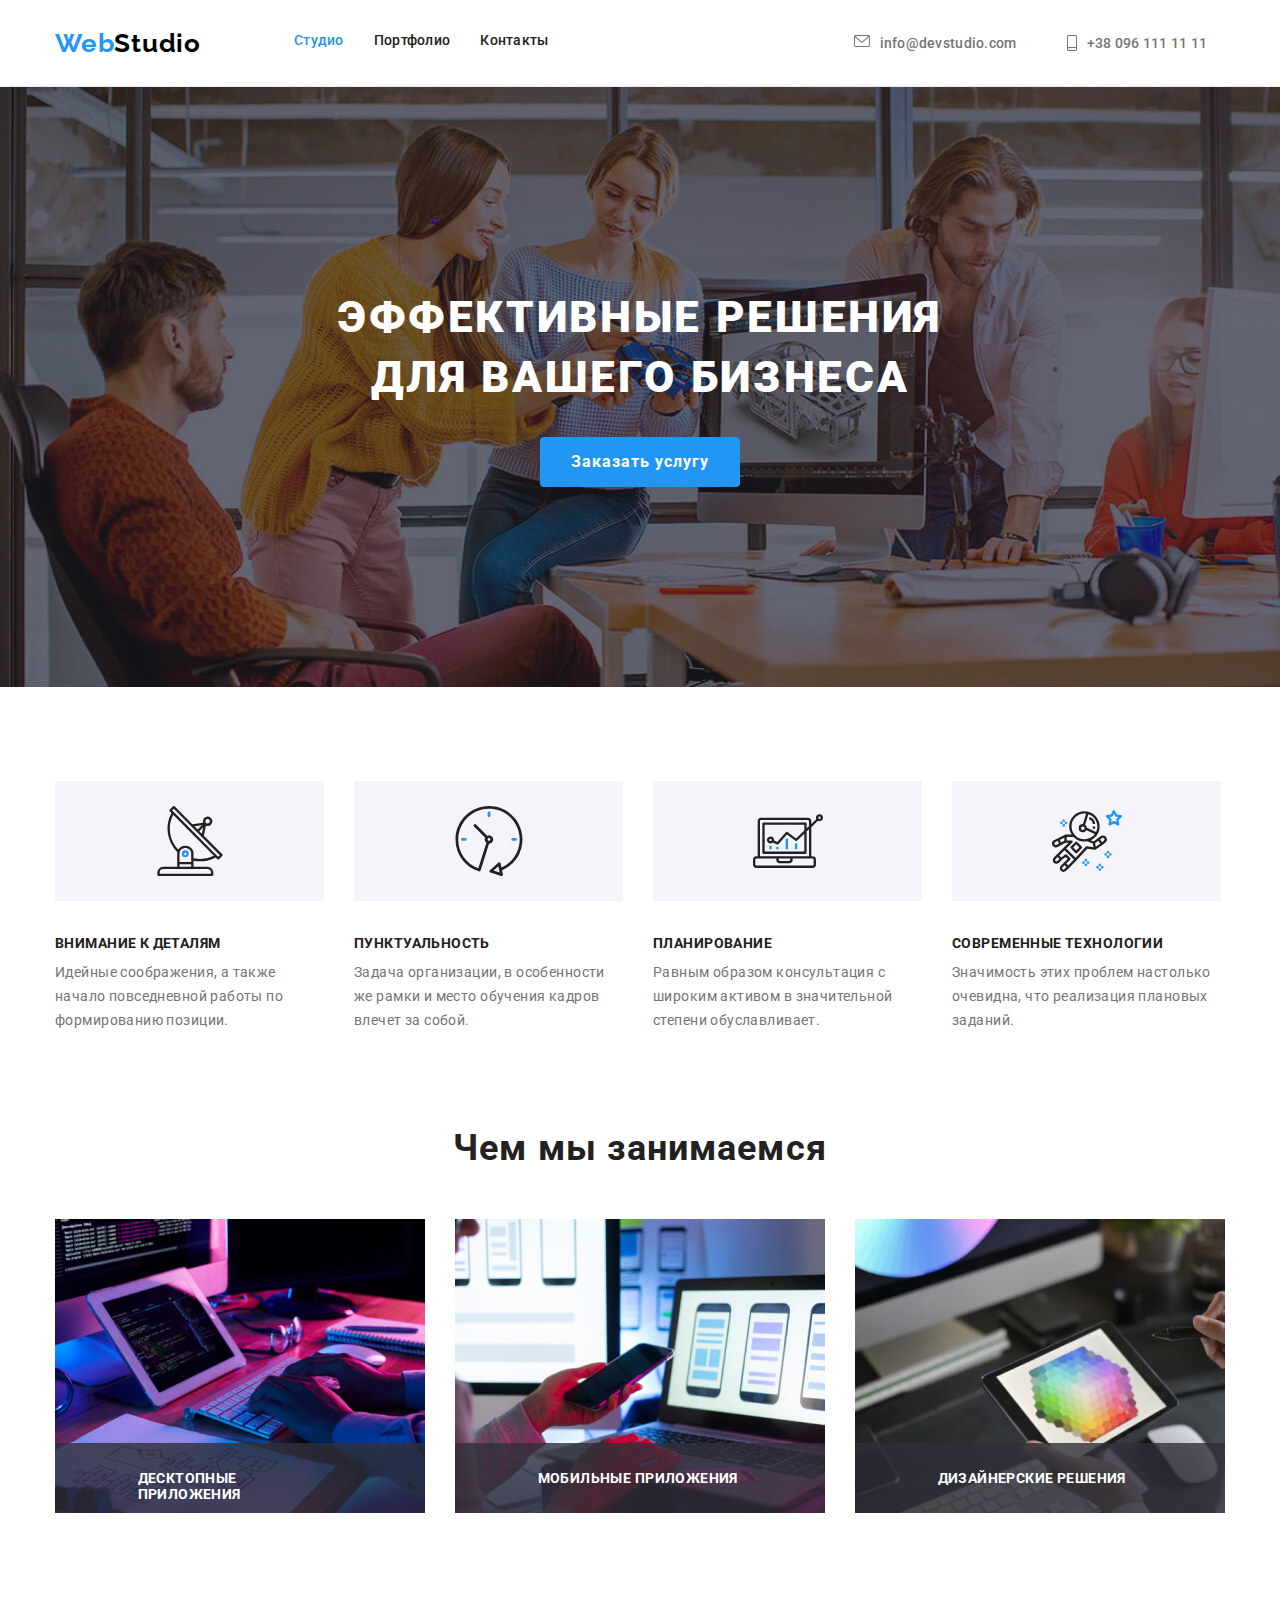
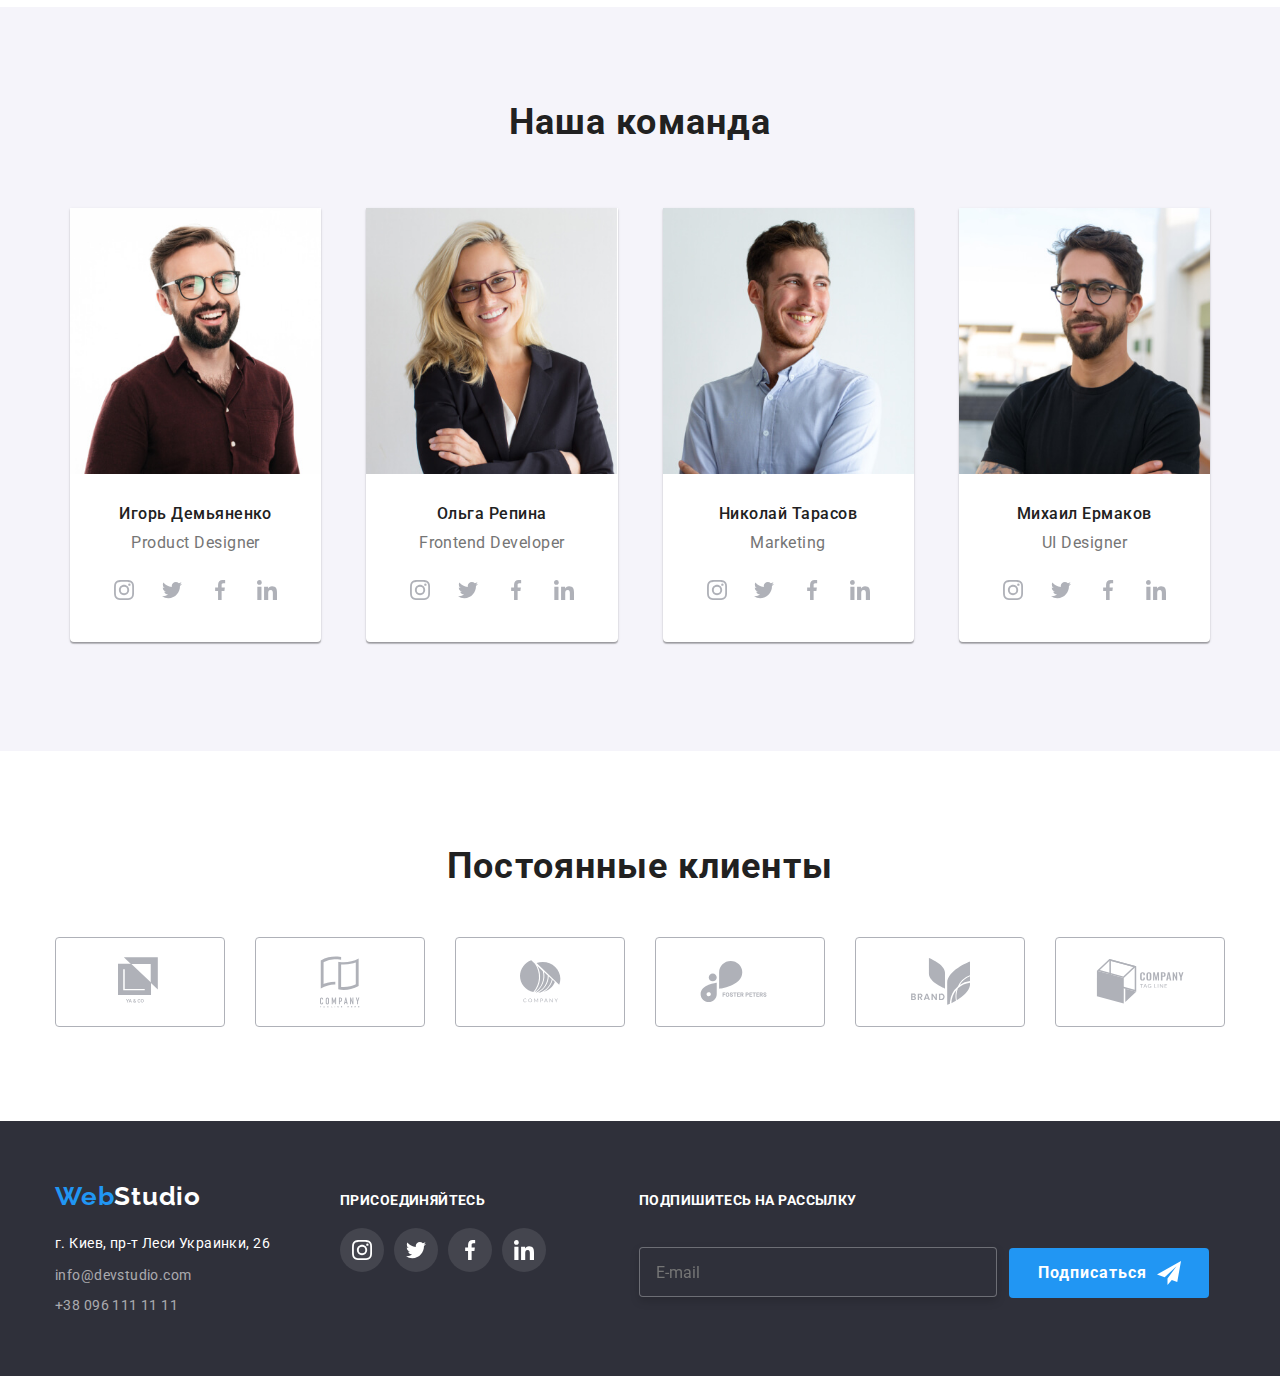
<file: index.html>
<!DOCTYPE html>
<html lang="ru">
    <head>
        <meta charset="UTF-8">
        <meta name="viewport" content="width=device-width, initial-scale=1.0">
        <title>Вебстудио</title>
        <link rel="stylesheet" href="https://cdnjs.cloudflare.com/ajax/libs/modern-normalize/1.0.0/modern-normalize.css">
        <link href="https://fonts.googleapis.com/css2?family=Raleway:wght@700&family=Roboto:wght@400;500;700;900&display=swap" rel="stylesheet">
        <link rel="stylesheet" href="https://cdnjs.cloudflare.com/ajax/libs/animate.css/4.1.1/animate.min.css" />
        <link rel="stylesheet" href="./css/main.min.css">
    </head>
<body>
    <!--HEADER-->
    <header class="header-section">
    <div class="container">       
                       
        <nav class="navigation">  
                
            <a class="main-logo link" href="" aria-label="логотип вебстудио"> <span class="main-logo-web-header">Web</span><span class="main-logo-studio-header">Studio</span></a>
                
            <button type="button" 
                class="menu-button"
                aria-expanded="false"
                data-menu-button>
                <svg width="40px" height="40px" 
                aria-label="Переключатель мобильного меню">
                    <use class="icon-cross" href="./img/sprite.svg#icon-menu-close"></use>
                    <use class="icon-menu" href="./img/sprite.svg#icon-menu-burger"></use>
                </svg>
            </button>

            <div class="menu-container" id="menu-container" data-menu>

            <ul class="navigation-list list">
                    <li class="navigation-list-item">                        
                        <a class="navigation-list-link link current" href="./index.html">Студио</a></li>    
                    <li class="navigation-list-item">
                        <a class="navigation-list-link link" href="./portfolio.html">Портфолио</a></li>    
                    <li class="navigation-list-item">
                        <a class="navigation-list-link link" href="">Контакты</a></li>
            </ul>                    
        
            <ul class="address-list list">
                <li class="address-list-item"> 
                    <a class="address-list-link link" href="mailto:info@devstudio.com ">
                        <svg class="address-list-icon-mail">
                            <use href="./img/sprite.svg#icon-envelop"></use>
                        </svg>
                        info@devstudio.com</a> </li>

                <li class="address-list-item">                                    
                    <a class="address-list-link link" href="tel:+380961111111">
                        <svg class="address-list-icon-smartphone">
                            <use href="./img/sprite.svg#icon-smartphone"></use>
                        </svg>
                        +38 096 111 11 11</a> </li>            
            </ul>
            </div>

        </nav>

    </div>             
        
    </header>
    <!--MAIN-->
    <main>
        <!--HERO-->
        <section class="hero-section">

        <div class="container">
            <h1 class="hero-title">Эффективные решения<br>для вашего бизнеса</h1>

            <button class="modal-button" type="button" data-modal-open>Заказать услугу</button>
        </div>
        </section>

        <!-- ADVANTAGES-->
        <section class="advantages-section section">

        <div class="container">
               
            <h2 class="visually-hidden">Преимущества студии</h2>

            <ul class="advantages-list list">
                <li class="advantages-list-item">
                    <h3 class="advantages-list-title">Внимание к деталям</h3>
                    <p class="advantages-list-description">Идейные соображения, а также начало повседневной работы по формированию позиции.</p>
                   
                </li>

                <li class=advantages-list-item>
                    <h3 class="advantages-list-title">Пунктуальность</h3>
                    <p class="advantages-list-description">Задача организации, в особенности же рамки и место обучения кадров влечет за собой.</p>
                </li>

                <li class=advantages-list-item>    
                    <h3 class="advantages-list-title">Планирование</h3>
                    <p class="advantages-list-description">Равным образом консультация с широким активом в значительной степени обуславливает.</p>
                </li>

                <li class=advantages-list-item>
                    <h3 class="advantages-list-title">Современные технологии</h3>
                    <p class="advantages-list-description">Значимость этих проблем настолько очевидна, что реализация плановых заданий.</p>
                </li>
            </ul>
        </div>
        </section>

        <!--JOBS-->
        <section class="jobs-section section">
        <div class="container">
            
            <h2 class="jobs-title">Чем мы занимаемся</h2>
            
            <ul class="jobs-list list">
                <li class="jobs-list-item">
                    <picture>
                        <source srcset="./img/jobs/jobsimg1-desktop@1x.jpg 1x, ./img/jobs/jobsimg1-desktop@2x.jpg 2x" media="(min-width:1200px)">
                        <img src="./img/jobs/jobsimg1-desktop@1x.jpg" alt="клавиатура и таблет">
                    </picture>                 
                    
                    <div class="jobs-list-overlay">
                        <h3 class="jobs-list-overlay-title">Десктопные приложения</h3>
                    </div>
                </li>    
                <li class="jobs-list-item">

                    <picture>
                        <source srcset="./img/jobs/jobsimg2-desktop@1x.jpg 1x, ./img/jobs/jobsimg2-desktop@2x.jpg 2x" media="(min-width:1200px)">
                        <img src="./img/jobs/jobsimg2-desktop@1x.jpg" alt="ноутбук и телефон">
                    </picture>                 
                    
                    <div class="jobs-list-overlay">
                        <h3 class="jobs-list-overlay-title">Мобильные приложения</h3>
                    </div>
                </li>    
                <li class="jobs-list-item">
                    <picture>
                        <source srcset="./img/jobs/jobsimg3-desktop@1x.jpg 1x, ./img/jobs/jobsimg3-desktop@2x.jpg 2x" media="(min-width:1200px)">
                        <img src="./img/jobs/jobsimg3-desktop@1x.jpg" alt="графический рисунок на таблете">
                    </picture> 
                    
                    <div class="jobs-list-overlay">
                        <h3 class="jobs-list-overlay-title">Дизайнерские решения</h3>
                    </div>
                </li>                 
            </ul> 
        </div>      
        </section>

        <!--TEAM-->
        <section class="team-section section">
        <div class="container">

            <h2 class="team-title">Наша команда</h2>

            <ul class="team-list list">
                <li class="team-list-item">
                    <picture>
                        <source srcset="./img/team/teamimg1-mobile@1x.jpg 1x, ./img/team/teamimg1-mobile@2x.jpg 2x" media="(max-width:767px)">     
                        <source srcset="./img/team/teamimg1-tablet@1x.jpg 1x, ./img/team/teamimg1-tablet@2x.jpg 2x" media="(min-width:768px)">   
                        <source srcset="./img/team/teamimg1-desktop@1x.jpg 1x, ./img/team/teamimg1-desktop@2x.jpg 2x" media="(min-width:1200px)">                    
                        <img src="./img/team/teamimg1-mobile@1x.jpg" alt="портрет Игоря Демяненко">
                    </picture>            
                                      
                    <div class="team-list-content">
                        <h3 class="team-list-member">Игорь Демьяненко</h3>
                        <p lang="en" class="team-list-profession">Product Designer</p>
                        
                        <ul class="social-list list">
                            <li>
                                <a class="social-list-team-link" href="">
                                    <svg class="social-list-team-icon">
                                        <use href="./img/sprite.svg#icon-instagram"></use>
                                    </svg>
                                </a></li>
                            <li>
                                <a class="social-list-team-link" href="">
                                    <svg class="social-list-team-icon">
                                        <use href="./img/sprite.svg#icon-twitter"></use>
                                    </svg>
                                </a></li>
                            <li>
                                <a class="social-list-team-link" href="">
                                    <svg class="social-list-team-icon">
                                        <use href="./img/sprite.svg#icon-facebook"></use>
                                    </svg>
                                </a></li>
                            <li>
                                <a class="social-list-team-link" href="">
                                    <svg class="social-list-team-icon">
                                        <use href="./img/sprite.svg#icon-linkedin"></use>
                                    </svg>
                                </a></li>
                        </ul>
                        
                    </div>
                </li>

                <li class="team-list-item">

                    <picture>
                        <source srcset="./img/team/teamimg2-mobile@1x.jpg 1x, ./img/team/teamimg2-mobile@2x.jpg 2x" media="(max-width:767px)">     
                        <source srcset="./img/team/teamimg2-tablet@1x.jpg 1x, ./img/team/teamimg2-tablet@2x.jpg 2x" media="(min-width:768px)">   
                        <source srcset="./img/team/teamimg2-desktop@1x.jpg 1x, ./img/team/teamimg2-desktop@2x.jpg 2x" media="(min-width:1200px)">                    
                        <img src="./img/team/teamimg2-mobile@1x.jpg" alt="потрет Ольги Репиной">
                    </picture>  
                                        
                    <div class="team-list-content">
                        <h3 class="team-list-member">Ольга Репина</h3>
                        <p lang="en" class="team-list-profession">Frontend Developer</p>
                    
                        <ul class="social-list list">
                            <li>
                                <a class="social-list-team-link" href="">
                                    <svg class="social-list-team-icon">
                                        <use href="./img/sprite.svg#icon-instagram"></use>
                                    </svg>
                                </a></li>
                            <li>
                                <a class="social-list-team-link" href="">
                                    <svg class="social-list-team-icon">
                                        <use href="./img/sprite.svg#icon-twitter"></use>
                                    </svg>
                                </a></li>
                            <li>
                                <a class="social-list-team-link" href="">
                                    <svg class="social-list-team-icon">
                                        <use href="./img/sprite.svg#icon-facebook"></use>
                                    </svg>
                                </a></li>
                            <li>
                                <a class="social-list-team-link" href="">
                                    <svg class="social-list-team-icon">
                                        <use href="./img/sprite.svg#icon-linkedin"></use>
                                    </svg>
                                </a></li>
                        </ul>

                    </div>                    
                </li>

                <li class="team-list-item">   
                    
                    <picture>
                        <source srcset="./img/team/teamimg3-mobile@1x.jpg 1x, ./img/team/teamimg3-mobile@2x.jpg 2x" media="(max-width:767px)">     
                        <source srcset="./img/team/teamimg3-tablet@1x.jpg 1x, ./img/team/teamimg3-tablet@2x.jpg 2x" media="(min-width:768px)">   
                        <source srcset="./img/team/teamimg3-desktop@1x.jpg 1x, ./img/team/teamimg3-desktop@2x.jpg 2x" media="(min-width:1200px)">                    
                        <img src="./img/team/teamimg3-mobile@1x.jpg" alt="портрет Николая Тарасова">
                    </picture>                    
                    
                    <div class="team-list-content">
                        <h3 class="team-list-member">Николай Тарасов</h3>
                        <p lang="en" class="team-list-profession">Marketing</p>
                    
                        <ul class="social-list list">
                            <li>
                                <a class="social-list-team-link" href="">
                                    <svg class="social-list-team-icon">
                                        <use href="./img/sprite.svg#icon-instagram"></use>
                                    </svg>
                                </a></li>
                            <li>
                                <a class="social-list-team-link" href="">
                                    <svg class="social-list-team-icon">
                                        <use href="./img/sprite.svg#icon-twitter"></use>
                                    </svg>
                                </a></li>
                            <li>
                                <a class="social-list-team-link" href="">
                                    <svg class="social-list-team-icon">
                                        <use href="./img/sprite.svg#icon-facebook"></use>
                                    </svg>
                                </a></li>
                            <li>
                                <a class="social-list-team-link" href="">
                                    <svg class="social-list-team-icon">
                                        <use href="./img/sprite.svg#icon-linkedin"></use>
                                    </svg>
                                </a></li>
                        </ul>
                    
                    </div>                
                </li>

                <li class="team-list-item">
                    <picture>
                        <source srcset="./img/team/teamimg4-mobile@1x.jpg 1x, ./img/team/teamimg4-mobile@2x.jpg 2x" media="(max-width:767px)">     
                        <source srcset="./img/team/teamimg4-tablet@1x.jpg 1x, ./img/team/teamimg4-tablet@2x.jpg 2x" media="(min-width:768px)">   
                        <source srcset="./img/team/teamimg4-desktop@1x.jpg 1x, ./img/team/teamimg4-desktop@2x.jpg 2x" media="(min-width:1200px)">                    
                        <img src="./img/team/teamimg4-mobile@1x.jpg " alt="портрет Михаила Ермакова">
                    </picture>                     
                    
                    <div class="team-list-content">
                        <h3 class="team-list-member">Михаил Ермаков</h3>
                        <p lang="en" class="team-list-profession">UI Designer</p>
                    
                        <ul class="social-list list">
                            <li>
                                <a class="social-list-team-link" href="">
                                    <svg class="social-list-team-icon">
                                        <use href="./img/sprite.svg#icon-instagram"></use>
                                    </svg>
                                </a></li>
                            <li>
                                <a class="social-list-team-link" href="">
                                    <svg class="social-list-team-icon">
                                        <use href="./img/sprite.svg#icon-twitter"></use>
                                    </svg>
                                </a></li>
                            <li>
                                <a class="social-list-team-link" href="">
                                    <svg class="social-list-team-icon">
                                        <use href="./img/sprite.svg#icon-facebook"></use>
                                    </svg>
                                </a></li>
                            <li>
                                <a class="social-list-team-link" href="">
                                    <svg class="social-list-team-icon">
                                        <use href="./img/sprite.svg#icon-linkedin"></use>
                                    </svg>
                                </a></li>
                        </ul>
                    
                    </div>                    
                </li>
            </ul>
        </div>
        </section>

        <!--CLIENTS-->
        <section class="clients-section section">
        <div class="container">

            <h2 class="clients-title">Постоянные клиенты</h2>

            <ul class="clients-list list">

                <li class="clients-list-item">
                    <a class="clients-list-link" href="">
                    <svg class="clients-list-icon1 logo">
                        <use href="./img/sprite.svg#icon-logo1"></use>
                    </svg>
                </a></li>

                <li class="clients-list-item">
                    <a class="clients-list-link" href="">
                    <svg class="clients-list-icon2 logo">
                        <use href="./img/sprite.svg#icon-logo2"></use>
                    </svg>
                </a></li>

                <li class="clients-list-item">
                    <a class="clients-list-link" href="">
                    <svg class="clients-list-icon3 logo">
                        <use href="./img/sprite.svg#icon-logo3"></use>
                    </svg>
                </a></li>
                <li class="clients-list-item">
                    <a class="clients-list-link" href="">
                    <svg class="clients-list-icon4 logo">
                        <use href="./img/sprite.svg#icon-logo4"></use>
                    </svg>
                </a></li>

                <li class="clients-list-item">
                    <a class="clients-list-link" href="">
                    <svg class="clients-list-icon5 logo">
                        <use href="./img/sprite.svg#icon-logo5"></use>
                    </svg>
                </a></li>

                <li class="clients-list-item">
                    <a class="clients-list-link" href="">
                    <svg class="clients-list-icon6 logo">
                        <use href="./img/sprite.svg#icon-logo6"></use>
                    </svg>
                </a></li>
            </ul>

        </div>

        </section>
    </main>
    
    <!-- FOOTER-->
    <footer class="footer-section">
    <div class="container">

        <div class="contacts-footer-wrapper">

            <a class="main-logo link" href="" aria-label="логотип вебстудио"><span class="main-logo-web-footer">Web</span><span class="main-logo-studio-footer">Studio</span></a>
        
            <address class="contacts-footer">
                <a class="contacts-footer-address-link link" href="https://goo.gl/maps/LEfrGPTLFdmna4Pc9">г. Киев, пр-т Леси Украинки, 26</a>
                <a class="contacts-footer-mail-link link" href="mailto:info@devstudio.com ">info@devstudio.com</a>
                <a class="contacts-footer-tel-link link" href="tel:+380961111111">+38 096 111 11 11</a>
            </address>
        </div>


        <div class="social-footer-wrapper">

            <b class="social-footer-title">присоединяйтесь</b>

            <ul class="social-list list">
                <li>
                    <a class="social-list-footer-link" href="">
                        <svg class="social-list-footer-icon">
                            <use href="./img/sprite.svg#icon-instagram"></use>
                        </svg>
                    </a></li>
                <li>
                    <a class="social-list-footer-link" href="">
                        <svg class="social-list-footer-icon">
                            <use href="./img/sprite.svg#icon-twitter"></use>
                        </svg>
                    </a></li>
                <li>
                    <a class="social-list-footer-link" href="">
                        <svg class="social-list-footer-icon">
                            <use href="./img/sprite.svg#icon-facebook"></use>
                        </svg>
                    </a></li>
                <li>
                    <a class="social-list-footer-link" href="">
                        <svg class="social-list-footer-icon">
                            <use href="./img/sprite.svg#icon-linkedin"></use>
                        </svg>
                    </a>
                </li>
            </ul>    
        </div>


        <div class="contact-form-wrapper">

            <b class="contact-form-title">Подпишитесь на рассылку</b>

            <form action="#" class="contact-form"> 

                <input type="email" class="contact-form-input" placeholder="E-mail">
               
                <button class="contact-form-button" type="submit"> 
                    <span>Подписаться</span>
                    <svg class="contact-form-button-icon">
                        <use href="./img/sprite.svg#icon-send"></use>
                    </svg>
               
                </button>
            </form>
        </div>

    </div>
    </footer>

    <div class="backdrop is-hidden" data-modal>
        <div class="modal">
            <button type="button" class="close-button" data-modal-close>
                <svg class="close-button-icon">
                    <use href="./img/sprite.svg#icon-close"></use>
                </svg>                
            </button>
                  
            <form action="#" class="modal-form" autocomplete="off">

                <h2 class="modal-form-title"> Оставьте свои данные, мы вам перезвоним </h2>
                           
                <label class="modal-form-lable">
                    Имя
                    <span class="modal-form-input-wrapper">
                            <input type="text" name="name" class="modal-form-input" autofocus required/>                    
                            <svg class="modal-form-icon">
                                <use href="./img/sprite.svg#icon-person"></use> </svg> 
                    </span>    
                </label>               
                            
                <label class="modal-form-lable">
                    Телефон
                    <span class="modal-form-input-wrapper">
                        <input type="tel" name="phone" class="modal-form-input" required>             
                        <svg class="modal-form-icon">
                            <use href="./img/sprite.svg#icon-phone"></use> </svg>
                    </span>                    
                </label>                  
                
                <label class="modal-form-lable">
                    Почта
                    <span class="modal-form-input-wrapper">
                        <input type="email" name="email" class="modal-form-input" required>                    
                        <svg class="modal-form-icon">
                            <use href="./img/sprite.svg#icon-email"></use> </svg>
                    </span>            
                </label>

                               
                <label for="message" class="modal-form-lable">Комментарий             
                    <textarea 
                        name="message" 
                        id="message" rows="10" 
                        class="modal-form-message"
                        placeholder="Введите текст">
                    </textarea>
                </label>  
                         
                <input class="modal-form-checkbox visually-hidden"
                    type="checkbox" 
                    name="check-policy" 
                    value="accept-policy"
                    id="check-policy"/>
                <label for="check-policy" class="modal-form-policy-label"> Соглашаюсь с рассылкой и принимаю <a class="modal-form-policy-link" href=""> Условия договора</a> </label> 
               
                                          
                <button type="submit" class="modal-form-button">Отправить</button>

            </form>            
        </div>
        
    </div>
    <script src="./js/modal.js"></script>
    <script src="./js/menu.js"></script>
</body>
</html>
</file>
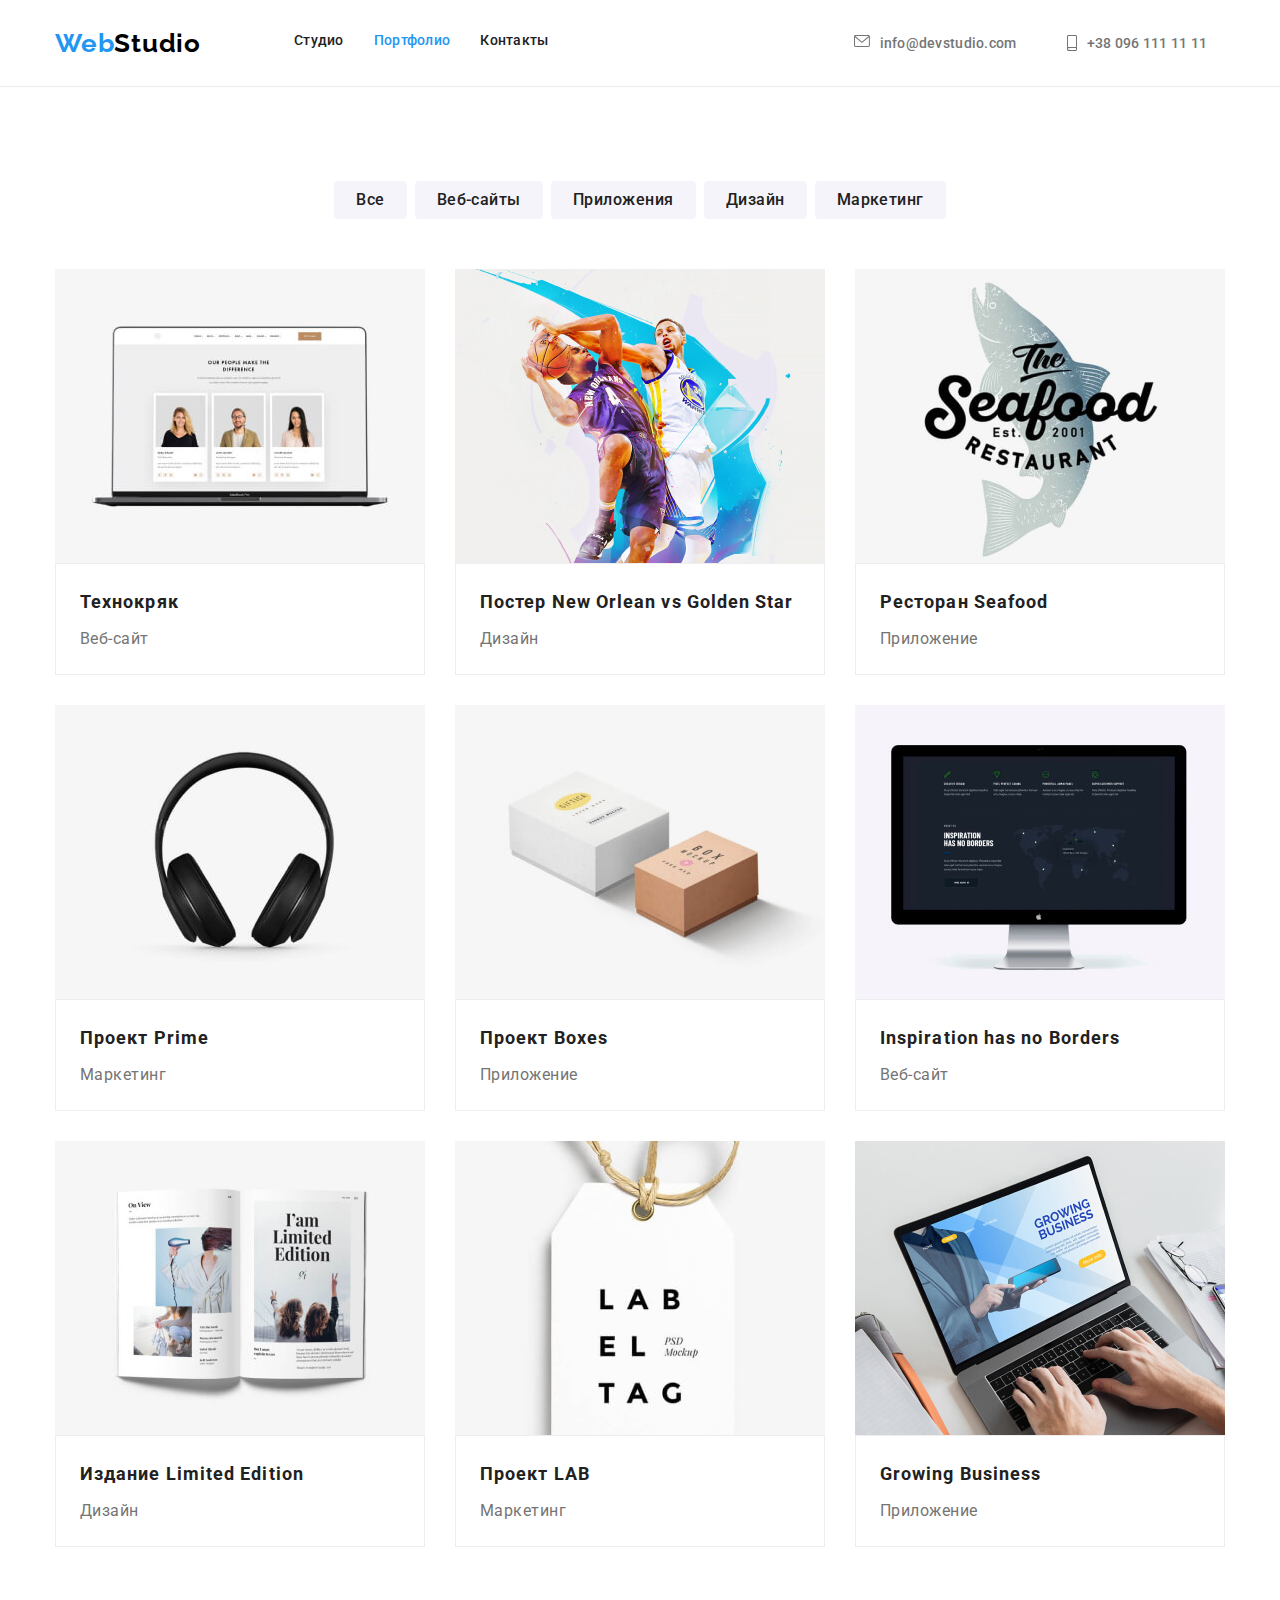
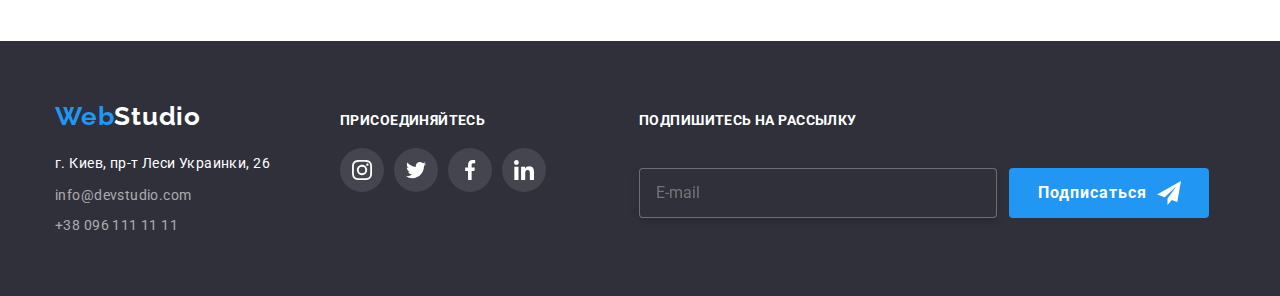
<file: portfolio.html>
<!DOCTYPE html>
<html lang="ru">
<head>
    <meta charset="UTF-8">
    <meta name="viewport" content="width=device-width, initial-scale=1.0">
    <title>Портфолио</title>
    <link rel="stylesheet" href="https://cdnjs.cloudflare.com/ajax/libs/modern-normalize/1.0.0/modern-normalize.css">
    <link href="https://fonts.googleapis.com/css2?family=Raleway:wght@700&family=Roboto:wght@400;500;700;900&display=swap" rel="stylesheet">
    <link rel="stylesheet" href="./css/portfolio.min.css">
</head>
<body>
    <!-- HEADER PORTFOLIO -->
    <header class="header-section">
        <div class="container">       
                           
            <nav class="navigation">  
                    
                <a class="main-logo link" href="" aria-label="логотип вебстудио"> <span class="main-logo-web-header">Web</span><span class="main-logo-studio-header">Studio</span></a>
                    
                <button type="button" 
                    class="menu-button"
                    aria-expanded="false"
                    data-menu-button>
                    <svg width="40px" height="40px" 
                    aria-label="Переключатель мобильного меню">
                        <use class="icon-cross" href="./img/sprite.svg#icon-menu-close"></use>
                        <use class="icon-menu" href="./img/sprite.svg#icon-menu-burger"></use>
                    </svg>
                </button>
    
                <div class="menu-container" id="menu-container" data-menu>
    
                <ul class="navigation-list list">
                        <li class="navigation-list-item">                        
                            <a class="navigation-list-link link " href="./index.html">Студио</a></li>    
                        <li class="navigation-list-item">
                            <a class="navigation-list-link link current" href="./portfolio.html">Портфолио</a></li>    
                        <li class="navigation-list-item">
                            <a class="navigation-list-link link" href="">Контакты</a></li>
                </ul>                    
            
                <ul class="address-list list">
                    <li class="address-list-item"> 
                        <a class="address-list-link link" href="mailto:info@devstudio.com ">
                            <svg class="address-list-icon-mail">
                                <use href="./img/sprite.svg#icon-envelop"></use>
                            </svg>
                            info@devstudio.com</a> </li>
    
                    <li class="address-list-item">                                    
                        <a class="address-list-link link" href="tel:+380961111111">
                            <svg class="address-list-icon-smartphone">
                                <use href="./img/sprite.svg#icon-smartphone"></use>
                            </svg>
                            +38 096 111 11 11</a> </li>            
                </ul>
                </div>
    
            </nav>
    
        </div>             
            
        </header>

    <!--MAIN PORTFOLIO-->
    <main>
    <!--WORK GALERY-->
        <section class="galery-section section">
        <div class="container">

            <h1 hidden>Наши работы</h1>

            <ul class="galery-filter list">
                <li class="galery-filter-item"><button class="galery-filter-button" type="button">Все</button></li>
                <li class="galery-filter-item"><button class="galery-filter-button" type="button">Веб-сайты</button></li>
                <li class="galery-filter-item"><button class="galery-filter-button" type="button">Приложения</button></li>
                <li class="galery-filter-item"><button class="galery-filter-button" type="button">Дизайн</button></li>
                <li class="galery-filter-item"><button class="galery-filter-button" type="button">Маркетинг</button></li>           
            </ul>

            <ul class="galery-list list">

               <li class="galery-list-item"> 
                   <a class="galery-list-link link" href="">                       
                        <div class="galery-overlay">

                            <picture>                                
                                <source srcset="./img/portfolio-mobile/portfolio1.jpg 1x, ./img/portfolio-mobile/portfolio1@2x.jpg 2x" media="(max-width:767px)">     
                                <source srcset="./img/portfolio-desktop/portfolio1.jpg 1x, ./img/portfolio-desktop/portfolio1@2x.jpg 2x" media="(min-width:1200px)">
                                <source srcset="./img/portfolio-tablet/portfolio1.jpg 1x, ./img/portfolio-tablet/portfolio1@2x.jpg 2x" media="(min-width:768px)">   
                                <img src="./img/portfolio-mobile/portfolio1.jpg" alt="Проект Технокряк">
                            </picture>
                            
                            <div class="galery-overlay-box">
                                <p class="galery-overlay-text">Технокряк это современная площадка распространения коронавируса. Компании используют эту платформу для цифрового шпионажа и атак на защищённые сервера конкурентов.</p>
                            </div>
                        </div>  
                    
                        <div class="galery-list-text">
                            <h2 class="galery-list-title">Технокряк</h2>
                            <p class="galery-list-description">Веб-сайт</p>
                       </div>                                         
                   </a>

               </li>
               <li class="galery-list-item">
                   <a class="galery-list-link link" href="">
                        <div class="galery-overlay"> 
                            
                            <picture>
                                <source srcset="./img/portfolio-mobile/portfolio2.jpg 1x, ./img/portfolio-mobile/portfolio2@2x.jpg 2x" media="(max-width:767px)">                                  
                                <source srcset="./img/portfolio-desktop/portfolio2.jpg 1x, ./img/portfolio-desktop/portfolio2@2x.jpg 2x" media="(min-width:1200px)">
                                <source srcset="./img/portfolio-tablet/portfolio2.jpg 1x, ./img/portfolio-tablet/portfolio2@2x.jpg 2x" media="(min-width:768px)">
                                <img src="./img/portfolio-mobile/portfolio2.jpg" alt="Постер New Orlean vs Golden Star">
                            </picture>

                            <div class="galery-overlay-box">
                                <p class="galery-overlay-text">Технокряк это современная площадка распространения коронавируса. Компании используют эту платформу для цифрового шпионажа и атак на защищённые сервера конкурентов.</p>
                            </div>                           

                        </div>
                        
                        <div class="galery-list-text">
                            <h2 class="galery-list-title">Постер <span lang="en">New Orlean vs Golden Star</span></h2>
                            <p class="galery-list-description">Дизайн</p>
                       </div>               
                   </a>                   
               </li>
               <li class="galery-list-item">
                   <a class="galery-list-link link" href=""> 
                        <div class="galery-overlay">
                            
                            <picture>
                                <source srcset="./img/portfolio-mobile/portfolio3.jpg 1x, ./img/portfolio-mobile/portfolio3@2x.jpg 2x" media="(max-width:767px)">
                                <source srcset="./img/portfolio-desktop/portfolio3.jpg 1x, ./img/portfolio-desktop/portfolio3@2x.jpg 2x" media="(min-width:1200px)">     
                                <source srcset="./img/portfolio-tablet/portfolio3.jpg 1x, ./img/portfolio-tablet/portfolio3@2x.jpg 2x" media="(min-width:768px)">   
                                <img src="./img/portfolio-mobile/portfolio3.jpg" alt="Проект ресторан Seafood">
                            </picture>

                            <div class="galery-overlay-box">
                                <p class="galery-overlay-text">Технокряк это современная площадка распространения коронавируса. Компании используют эту платформу для цифрового шпионажа и атак на защищённые сервера конкурентов.</p>
                            </div>
                        </div>
                        
                        <div class="galery-list-text">
                            <h2 class="galery-list-title">Ресторан <span lang="en">Seafood</span></h2>
                            <p class="galery-list-description">Приложение</p>
                       </div>                
                   </a>                   
               </li>
               <li class="galery-list-item">
                   <a class="galery-list-link link" href="">
                        <div class="galery-overlay"> 
                            
                            <picture>
                                <source srcset="./img/portfolio-mobile/portfolio4.jpg 1x, ./img/portfolio-mobile/portfolio4@2x.jpg 2x" media="(max-width:767px)">
                                <source srcset="./img/portfolio-desktop/portfolio4.jpg 1x, ./img/portfolio-desktop/portfolio4@2x.jpg 2x" media="(min-width:1200px)">     
                                <source srcset="./img/portfolio-tablet/portfolio4.jpg 1x, ./img/portfolio-tablet/portfolio4@2x.jpg 2x" media="(min-width:768px)">   
                                
                                <img src="./img/portfolio-mobile/portfolio4.jpg" alt="Проект Prime">
                            </picture>

                            <div class="galery-overlay-box">
                                <p class="galery-overlay-text">Технокряк это современная площадка распространения коронавируса. Компании используют эту платформу для цифрового шпионажа и атак на защищённые сервера конкурентов.</p>
                            </div>
                        </div>
                        
                        <div class="galery-list-text">
                            <h2 class="galery-list-title">Проект <span lang="en">Prime</span></h2>
                            <p class="galery-list-description">Маркетинг</p>
                       </div>                                        
                   </a>                  
               </li>
               <li class="galery-list-item">
                   <a class="galery-list-link link" href=""> 
                        <div class="galery-overlay">
                            
                            <picture>
                                <source srcset="./img/portfolio-mobile/portfolio5.jpg 1x, ./img/portfolio-mobile/portfolio5@2x.jpg 2x" media="(max-width:767px)">
                                <source srcset="./img/portfolio-desktop/portfolio5.jpg 1x, ./img/portfolio-desktop/portfolio5@2x.jpg 2x" media="(min-width:1200px)">     
                                <source srcset="./img/portfolio-tablet/portfolio5.jpg 1x, ./img/portfolio-tablet/portfolio5@2x.jpg 2x" media="(min-width:768px)">   
                                
                                <img src="./img/portfolio-mobile/portfolio5.jpg" alt="Проект Boxes">
                            </picture>

                            <div class="galery-overlay-box">
                                <p class="galery-overlay-text">Технокряк это современная площадка распространения коронавируса. Компании используют эту платформу для цифрового шпионажа и атак на защищённые сервера конкурентов.</p>
                            </div>
                        </div>
                        
                        <div class="galery-list-text">
                            <h2 class="galery-list-title">Проект <span lang="en">Boxes</span></h2>
                            <p class="galery-list-description">Приложение</p>
                       </div>                   
                   </a>                  
               </li>
               <li class="galery-list-item">
                   <a class="galery-list-link link" href="">  
                        <div class="galery-overlay">
                            
                            <picture>
                                <source srcset="./img/portfolio-mobile/portfolio6.jpg 1x, ./img/portfolio-mobile/portfolio6@2x.jpg 2x" media="(max-width:767px)"> 
                                <source srcset="./img/portfolio-desktop/portfolio6.jpg 1x, ./img/portfolio-desktop/portfolio6@2x.jpg 2x" media="(min-width:1200px)">    
                                <source srcset="./img/portfolio-tablet/portfolio6.jpg 1x, ./img/portfolio-tablet/portfolio6@2x.jpg 2x" media="(min-width:768px)">   
                                
                                <img src="./img/portfolio-mobile/portfolio6.jpg" alt="Проект Inspiration has no borders">
                            </picture>

                            <div class="galery-overlay-box">
                                <p class="galery-overlay-text">Технокряк это современная площадка распространения коронавируса. Компании используют эту платформу для цифрового шпионажа и атак на защищённые сервера конкурентов.</p>
                            </div>
                        </div>
                        
                        <div class="galery-list-text">
                            <h2 class="galery-list-title"><span lang="en">Inspiration has no Borders</span> </h2>
                            <p class="galery-list-description">Веб-сайт</p>
                       </div>                    
                   </a>                   
               </li>
               <li class="galery-list-item">
                   <a class="galery-list-link link" href=""> 
                        <div class="galery-overlay">
                            
                            <picture>
                                <source srcset="./img/portfolio-mobile/portfolio7.jpg 1x, ./img/portfolio-mobile/portfolio7@2x.jpg 2x" media="(max-width:767px)">
                                <source srcset="./img/portfolio-desktop/portfolio7.jpg 1x, ./img/portfolio-desktop/portfolio7@2x.jpg 2x" media="(min-width:1200px)">     
                                <source srcset="./img/portfolio-tablet/portfolio7.jpg 1x, ./img/portfolio-tablet/portfolio7@2x.jpg 2x" media="(min-width:768px)">   
                                
                                <img src="./img/portfolio-mobile/portfolio7.jpg" alt="Проект Limited edition">
                            </picture>

                            <div class="galery-overlay-box">
                                <p class="galery-overlay-text">Технокряк это современная площадка распространения коронавируса. Компании используют эту платформу для цифрового шпионажа и атак на защищённые сервера конкурентов.</p>
                            </div>
                        </div>
                        
                        <div class=galery-list-text>
                            <h2 class="galery-list-title">Издание <span lang="en">Limited Edition</span></h2>
                            <p class="galery-list-description">Дизайн</p>
                       </div>                  
                   </a>                  
               </li>
               <li class="galery-list-item">
                   <a class="galery-list-link link" href="">  
                        <div class="galery-overlay">    
                            
                            <picture>
                                <source srcset="./img/portfolio-mobile/portfolio8.jpg 1x, ./img/portfolio-mobile/portfolio8@2x.jpg 2x" media="(max-width:767px)">
                                <source srcset="./img/portfolio-desktop/portfolio8.jpg 1x, ./img/portfolio-desktop/portfolio8@2x.jpg 2x" media="(min-width:1200px)">     
                                <source srcset="./img/portfolio-tablet/portfolio8.jpg 1x, ./img/portfolio-tablet/portfolio8@2x.jpg 2x" media="(min-width:768px)">   
                                
                                <img src="./img/portfolio-mobile/portfolio8.jpg" alt="Проект LAB">
                            </picture>
                                         
                            <div class="galery-overlay-box">
                                <p class="galery-overlay-text">Технокряк это современная площадка распространения коронавируса. Компании используют эту платформу для цифрового шпионажа и атак на защищённые сервера конкурентов.</p>
                            </div>
                        </div>
                        
                        <div class="galery-list-text">
                            <h2 class="galery-list-title">Проект <span lang="en">LAB</span></h2>
                            <p class="galery-list-description">Маркетинг</p>
                       </div>                   
                   </a>                   
               </li>
               <li class="galery-list-item">
                   <a class="galery-list-link link" href=""> 
                        <div class="galery-overlay">   
                            
                            <picture>
                                <source srcset="./img/portfolio-mobile/portfolio9.jpg 1x, ./img/portfolio-mobile/portfolio9@2x.jpg 2x" media="(max-width:767px)">
                                <source srcset="./img/portfolio-desktop/portfolio9.jpg 1x, ./img/portfolio-desktop/portfolio9@2x.jpg 2x" media="(min-width:1200px)">     
                                <source srcset="./img/portfolio-tablet/portfolio9.jpg 1x, ./img/portfolio-tablet/portfolio9@2x.jpg 2x" media="(min-width:768px)">   
                                
                                <img src="./img/portfolio-mobile/portfolio9.jpg" alt="Проект Growing Business">
                            </picture>

                            <div class="galery-overlay-box">
                                <p class="galery-overlay-text">Технокряк это современная площадка распространения коронавируса. Компании используют эту платформу для цифрового шпионажа и атак на защищённые сервера конкурентов.</p>
                            </div>
                        </div>
                        
                        <div class="galery-list-text">
                            <h2 class="galery-list-title"><span lang="en">Growing Business</span></h2>
                            <p class="galery-list-description">Приложение</p>
                       </div>                    
                   </a>                  
               </li>
            </ul> 
        </div>       
        </section>
    </main>

    <!--FOOTER-->
    <footer class="footer-section">
        <div class="container">
    
            <div class="contacts-footer-wrapper">
    
                <a class="main-logo link" href="" aria-label="логотип вебстудио"><span class="main-logo-web-footer">Web</span><span class="main-logo-studio-footer">Studio</span></a>
            
                <address class="contacts-footer">
                    <a class="contacts-footer-address-link link" href="https://goo.gl/maps/LEfrGPTLFdmna4Pc9">г. Киев, пр-т Леси Украинки, 26</a>
                    <a class="contacts-footer-mail-link link" href="mailto:info@devstudio.com ">info@devstudio.com</a>
                    <a class="contacts-footer-tel-link link" href="tel:+380961111111">+38 096 111 11 11</a>
                </address>
            </div>
    
    
            <div class="social-footer-wrapper">
    
                <b class="social-footer-title">присоединяйтесь</b>
    
                <ul class="social-list list">
                    <li>
                        <a class="social-list-footer-link" href="">
                            <svg class="social-list-footer-icon">
                                <use href="./img/sprite.svg#icon-instagram"></use>
                            </svg>
                        </a></li>
                    <li>
                        <a class="social-list-footer-link" href="">
                            <svg class="social-list-footer-icon">
                                <use href="./img/sprite.svg#icon-twitter"></use>
                            </svg>
                        </a></li>
                    <li>
                        <a class="social-list-footer-link" href="">
                            <svg class="social-list-footer-icon">
                                <use href="./img/sprite.svg#icon-facebook"></use>
                            </svg>
                        </a></li>
                    <li>
                        <a class="social-list-footer-link" href="">
                            <svg class="social-list-footer-icon">
                                <use href="./img/sprite.svg#icon-linkedin"></use>
                            </svg>
                        </a>
                    </li>
                </ul>    
            </div>
    
    
            <div class="contact-form-wrapper">
    
                <b class="contact-form-title">Подпишитесь на рассылку</b>
    
                <form action="#" class="contact-form"> 
    
                    <input type="email" class="contact-form-input" placeholder="E-mail">
                   
                    <button class="contact-form-button" type="submit"> 
                        <span>Подписаться</span>
                        <svg class="contact-form-button-icon">
                            <use href="./img/sprite.svg#icon-send"></use>
                        </svg>
                   
                    </button>
                </form>
            </div>
    
        </div>
        </footer>

<script src="./js/menu.js"></script>
</body>
</html>
</file>
<file: css/main.min.css>
.section{padding-bottom:60px;width:100%;min-width:480px}@media screen and (min-width: 1200px){.section{padding-bottom:94px}}.container{padding-left:15px;padding-right:15px;margin-left:auto;margin-right:auto}@media screen and (min-width: 480px){.container{width:480px}}@media screen and (min-width: 768px){.container{width:768px}}@media screen and (min-width: 1200px){.container{width:1200px}}*,*::before,*::after{margin:0;padding:0}body{font-family:"Roboto",sans-serif}.list{list-style:none}.link{text-decoration:none}address{font-style:normal}img{display:block;max-width:100%;height:auto}@media screen and (max-width: 767px){main{padding-top:60px}}.visually-hidden{position:absolute !important;clip:rect(1px 1px 1px 1px);clip:rect(1px, 1px, 1px, 1px);padding:0 !important;border:0 !important;height:1px !important;width:1px !important;overflow:hidden}.main-logo{font-family:"Raleway",sans-serif;font-style:normal;font-weight:700;font-size:24px;line-height:1.167;letter-spacing:0.03em}@media screen and (min-width: 1200px){.main-logo{font-size:26px;line-height:1.192}}.main-logo-web-header,.main-logo-web-footer{color:#2196F3}.main-logo-studio-header{color:#000}.main-logo-studio-footer{color:#fff}.modal-button,.modal-form-button,.contact-form-button{font-weight:700;font-size:16px;line-height:1.875;letter-spacing:0.06em;color:#fff;background:#2196F3;cursor:pointer;border:none;outline:none;border-radius:4px;width:200px;height:50px}.social-list{display:flex;justify-content:space-between}.social-list-team-link,.social-list-footer-link{display:flex;align-items:center;justify-content:center;width:44px;height:44px;border-radius:50%;transition-property:background-color;transition-duration:250ms;transition-timing-function:cubic-bezier(0.4, 0, 0.2, 1)}.social-list-team-link{background-color:#fff}.social-list-footer-link{background-color:rgba(255,255,255,0.1)}.social-list-team-link:hover,.social-list-team-link:focus,.social-list-footer-link:hover,.social-list-footer-link:focus{background-color:#2196F3}.social-list-footer-icon{width:20px;height:20px;fill:#fff}.social-list-team-icon{width:20px;height:20px;fill:#AFB1B8;transition-property:fill;transition-duration:250ms;transition-timing-function:cubic-bezier(0.4, 0, 0.2, 1)}.social-list-team-link:hover .social-list-team-icon,.social-list-team-link:focus .social-list-team-icon{fill:#fff}.jobs-title,.team-title,.clients-title{font-weight:700;font-size:28px;line-height:1.179;text-align:center;letter-spacing:0.03em;color:#212121;margin-bottom:30px}@media screen and (min-width: 1200px){.jobs-title,.team-title,.clients-title{font-size:36px;line-height:1.167;margin-bottom:50px}}.backdrop{position:fixed;top:0;left:0;width:100%;height:100%;background-color:rgba(0,0,0,0.2);transition:250ms linear;z-index:200;padding-left:15px;padding-right:15px;padding-top:93px;overflow-y:scroll}.backdrop.is-hidden{opacity:0;visibility:hidden;pointer-events:none}.modal{position:relative;top:50%;left:50%;transform:translate(-50%, -50%);width:100%;background-color:#fff;box-shadow:0px 1px 3px rgba(0,0,0,0.12),0px 1px 1px rgba(0,0,0,0.14),0px 2px 1px rgba(0,0,0,0.2);border-radius:4px}@media screen and (min-width: 1200px){.modal{width:528px}}.close-button{position:absolute;top:8px;right:8px;width:30px;height:30px;border-radius:50%;border:1px solid rgba(33,33,33,0.2);background-color:transparent}.close-button-icon{position:absolute;top:50%;right:5.5px;transform:translateY(-50%);width:18px;height:18px;fill:#000;cursor:pointer}.close-button-icon:hover,.close-button-icon:focus{fill:#2196F3;outline:none}.close-button:focus{outline:none}.modal-form{display:flex;flex-direction:column;padding:40px}.modal-form-title{font-size:20px;line-height:1.15;text-align:center;letter-spacing:0.03em;color:#212121;margin-bottom:12px}.modal-form-lable{font-size:12px;line-height:1.167;letter-spacing:0.01em;color:#757575;margin-bottom:4px}.modal-form-input-wrapper{display:block;position:relative;margin-top:4px;margin-bottom:10px}.modal-form-input{display:block;width:100%;height:40px;border:1px solid rgba(33,33,33,0.2);border-radius:4px;outline:none;padding-left:42px}.modal-form-icon{width:18px;height:18px;position:absolute;top:50%;left:12px;transform:translateY(-50%)}.modal-form-input:focus+.modal-form-icon{fill:#2196F3}.modal-form-message{width:100%;height:120px;border:1px solid rgba(33,33,33,0.2);border-radius:4px;resize:none;margin-bottom:20px;outline:none;padding:12px 16px}.modal-form-message::placeholder{font-size:14px;line-height:1.143;letter-spacing:0.01em;color:rgba(117,117,117,0.5)}.modal-form-input:focus,.modal-form-message:focus{border:1px solid #2196F3;cursor:pointer}.modal-form-button{align-self:center}.modal-form-checkbox{position:absolute}.modal-form-policy-link{color:#2196F3;margin-left:5px}.modal-form-policy-label{display:flex;align-items:center;color:#757575;font-size:12px;line-height:1.167;letter-spacing:0.03em;margin-bottom:30px}@media screen and (min-width: 1200px){.modal-form-policy-label{font-size:14px;line-height:1.714}}.modal-form-policy-label::before{display:inline-block;content:"";width:16px;height:15px;border:2px solid #212121;border-radius:2px;margin-right:7px}.modal-form-checkbox:checked+.modal-form-policy-label::before{background-color:#2196F3;background-image:url(../img/modal-form/check.svg);background-repeat:no-repeat;background-size:cover;background-position:center;border:2px solid #2196F3}.header-section{position:relative;border-bottom:1px solid #ECECEC;background:#fff;width:100%;min-width:480px}@media screen and (max-width: 767px){.header-section{position:fixed;z-index:100}}@media screen and (max-width: 767px){.menu-button{display:inline-flex;margin-left:276px;padding:0;border:none;background-color:transparent}.menu-button .icon-cross{display:none}.menu-button.is-open .icon-cross{display:block}.menu-button .icon-menu{display:block}.menu-button.is-open .icon-menu{display:none}}@media screen and (min-width: 768px){.menu-button{display:none}}.menu-button:hover .icon-menu,.menu-button:hover .icon-cross{fill:#2196F3}@media screen and (max-width: 767px){.menu-container{display:none;position:absolute;top:100%;left:0;width:100%;height:395px;background-color:#fff;border:1px solid #ECECEC;box-shadow:0px 4px 8px rgba(0,0,0,0.04),0px 2px 4px rgba(0,0,0,0.08),0px 1px 3px rgba(0,0,0,0.16);padding-top:60px;text-align:center}}@media screen and (max-width: 767px) and (max-width: 767px){.menu-container.is-open{display:block}}@media screen and (min-width: 768px){.menu-container{display:flex}}.navigation{display:flex;align-items:center;padding-top:16px;padding-bottom:16px}@media screen and (min-width: 768px){.navigation{width:100%;padding:0}}@media screen and (min-width: 768px){.header-section .container{display:flex;align-items:center}}@media screen and (max-width: 767px){.navigation-list{margin-bottom:60px}}@media screen and (min-width: 768px){.navigation-list{display:flex;align-items:center;margin-left:84px;margin-right:84px}}@media screen and (min-width: 1200px){.navigation-list{margin-left:93px;margin-right:305px}}.navigation-list-link{font-weight:500;font-size:18px;line-height:1.167;letter-spacing:0.02em;color:#212121;position:relative;margin-bottom:10px}@media screen and (min-width: 768px){.navigation-list-link{display:flex;justify-content:space-between;align-items:center;font-size:14px;line-height:1.143;padding-top:32px;padding-bottom:28px;transition-property:color;transition-duration:250ms;transition-timing-function:cubic-bezier(0.4, 0, 0.2, 1)}}@media screen and (min-width: 767px){.navigation-list .current{color:#2196F3}}@media screen and (max-width: 767px){.navigation-list-item:not(:last-child){margin-bottom:40px}}@media screen and (min-width: 768px){.navigation-list-item:not(:last-child){margin-right:50px}}@media screen and (min-width: 1200px){.navigation-list-item:not(:last-child){margin-right:30px}}.navigation-list-link::after{content:"";position:absolute;bottom:-8px;right:0;display:block;width:100%;height:4px;background-color:#2196F3;border-radius:2px;opacity:0;transition-property:opacity;transition-duration:250ms;transition-timing-function:cubic-bezier(0.4, 0, 0.2, 1)}.navigation-list-link:hover::after{opacity:1}.navigation-list-link:hover,.navigation-list-link:focus{color:#2196F3}@media screen and (min-width: 768px){.address-list{display:flex;flex-direction:column;align-items:flex-start;margin-left:auto;padding-top:21px;padding-bottom:21px}}@media screen and (min-width: 1200px){.address-list{flex-direction:row;align-items:center}}@media screen and (max-width: 767px){.address-list-item,.address-list-link{display:block}}@media screen and (min-width: 768px){.address-list-item,.address-list-link{display:flex}}.address-list-link{font-weight:500;font-size:18px;line-height:1.167;letter-spacing:0.02em;color:#757575;transition-property:color;transition-duration:250ms;transition-timing-function:cubic-bezier(0.4, 0, 0.2, 1)}@media screen and (min-width: 768px){.address-list-link{font-size:12px;line-height:1.167}}@media screen and (min-width: 1200px){.address-list-link{font-size:14px;line-height:1.143;align-self:center}}.address-list-item:not(:last-child){margin-bottom:10px}@media screen and (min-width: 1200px){.address-list-item:not(:last-child){margin-bottom:0;margin-right:50px}}.address-list-link:hover,.address-list-link:focus{color:#2196F3}.address-list-icon-mail{width:16px;height:11px;margin-right:10px;fill:currentColor}@media screen and (min-width: 768px){.address-list-icon-mail{width:14px;height:10px;margin-right:8px}}@media screen and (min-width: 1200px){.address-list-icon-mail{width:16px;height:12px;margin-right:10px}}.address-list-icon-smartphone{width:10px;height:14px;margin-right:8px;fill:currentColor}@media screen and (min-width: 1200px){.address-list-icon-smartphone{height:16px;margin-right:10px}}.hero-section{max-width:100%;min-width:480px;padding:118px 0;margin:0 auto;background:#C4C4C4;text-align:center;background-image:linear-gradient(rgba(47,48,58,0.4), rgba(47,48,58,0.4)),url("../img/hero/heroimg-mobile.jpg");background-repeat:no-repeat;text-align:center;background-size:cover}@media screen and (min-device-pixel-ratio: 2) and (min-width: 320px), screen and (min-resolution: 192dpi) and (min-width: 320px), screen and (min-resolution: 2dppx) and (min-width: 320px){.hero-section{background-image:linear-gradient(rgba(47,48,58,0.4), rgba(47,48,58,0.4)),url("../img/hero/heroimg-mobile@2x.jpg")}}@media screen and (min-width: 768px){.hero-section{min-width:768px;max-width:100%;background-image:linear-gradient(rgba(47,48,58,0.4), rgba(47,48,58,0.4)),url("../img/hero/heroimg-tablet.jpg")}}@media screen and (min-device-pixel-ratio: 2) and (min-width: 768px), screen and (min-resolution: 192dpi) and (min-width: 768px), screen and (min-resolution: 2dppx) and (min-width: 768px){.hero-section{background-image:linear-gradient(rgba(47,48,58,0.4), rgba(47,48,58,0.4)),url("../img/hero/heroimg-tablet@2x.jpg")}}@media screen and (min-width: 1200px){.hero-section{width:1600px;padding-top:200px;padding-bottom:200px;background-image:linear-gradient(rgba(47,48,58,0.4), rgba(47,48,58,0.4)),url("../img/hero/heroimg-desktop.jpg")}}@media screen and (min-device-pixel-ratio: 2) and (min-width: 1200px), screen and (min-resolution: 192dpi) and (min-width: 1200px), screen and (min-resolution: 2dppx) and (min-width: 1200px){.hero-section{background-image:linear-gradient(rgba(47,48,58,0.4), rgba(47,48,58,0.4)),url("../img/hero/heroimg-desktop@2x.jpg")}}.hero-title{font-weight:900;font-size:26px;line-height:1.615;letter-spacing:0.06em;text-transform:uppercase;color:#fff;margin-bottom:30px}@media screen and (min-width: 1200px){.hero-title{font-size:44px;line-height:1.364}}.advantages-section{background-color:#fff;padding-top:60px}@media screen and (min-width: 1200px){.advantages-section{padding-top:94px}}.advantages-list{display:block}@media screen and (min-width: 768px) and (max-width: 1199px){.advantages-list{display:flex;flex-wrap:wrap;margin:-15px}}@media screen and (min-width: 1200px){.advantages-list{display:flex}}.advantages-list-item{width:100%}@media screen and (min-width: 768px) and (max-width: 1199px){.advantages-list-item{width:354px;margin:15px}}@media screen and (min-width: 1200px){.advantages-list-item{width:269px}}.advantages-list-title{font-weight:700;font-size:14px;line-height:1.143;letter-spacing:0.03em;text-transform:uppercase;color:#212121;text-align:center;margin-bottom:10px}@media screen and (min-width: 768px){.advantages-list-title{text-align:start}}@media screen and (min-width: 1200px){.advantages-list-title{text-align:start}}.advantages-list-description{font-weight:400;font-size:14px;line-height:1.714;letter-spacing:0.03em;color:#757575}.advantages-list-item::before{display:inline-block;content:"";width:100%;height:120px;background-color:#F5F4FA;background-size:70px;background-repeat:no-repeat;background-position:center;margin-bottom:30px}.advantages-list-item:nth-child(1)::before{background-image:url(../img/advantages/antenna.svg)}.advantages-list-item:nth-child(2)::before{background-image:url(../img/advantages/clock.svg)}.advantages-list-item:nth-child(3)::before{background-image:url(../img/advantages/diagram.svg)}.advantages-list-item:nth-child(4)::before{background-image:url(../img/advantages/astronaut.svg)}@media screen and (max-width: 767px){.advantages-list-item:not(:last-child){margin-bottom:30px}}@media screen and (min-width: 1200px){.advantages-list-item:not(:last-child){margin-right:30px}}.jobs-section{display:none}@media screen and (min-width: 1200px){.jobs-section{display:block;background-color:#fff}.jobs-list{display:flex}.jobs-list-item:not(:last-child){margin-right:30px}.jobs-list-item{width:370px;position:relative}.jobs-list-overlay{display:flex;justify-content:center;width:370px;height:70px;background:rgba(47,48,58,0.8);position:absolute;bottom:0;left:0}.jobs-list-overlay-title{width:205px;height:16px;align-items:center;font-size:14px;line-height:1.143;letter-spacing:0.03em;text-transform:uppercase;color:#fff;padding-top:27px}}.team-section{background:#F5F4FA;padding-top:60px}@media screen and (min-width: 1200px){.team-section{padding-top:94px}}.team-list{display:block}@media screen and (min-width: 768px) and (max-width: 1199px){.team-list{display:flex;flex-wrap:wrap;margin:-15px}}@media screen and (min-width: 1200px){.team-list{display:flex}}.team-list-item{width:450px;box-shadow:0px 1px 3px rgba(0,0,0,0.12),0px 1px 1px rgba(0,0,0,0.14),0px 2px 1px rgba(0,0,0,0.2);border-radius:0px 0px 4px 4px;background-color:#fff}@media screen and (min-width: 768px){.team-list-item{width:354px;margin:15px}}@media screen and (min-width: 1200px){.team-list-item{width:270px}}@media screen and (min-width: 480px) and (max-width: 767px){.team-list-item:not(:last-child){margin-bottom:30px}}@media screen and (min-width: 1200px){.team-list-item:not(:last-child){margin-right:30px}}.team-list-content{display:flex;flex-direction:column;text-align:center;padding-top:30px;padding-bottom:24px;padding-right:122px;padding-left:122px}@media screen and (min-width: 768px){.team-list-content{padding-right:74px;padding-left:74px}}@media screen and (min-width: 1200px){.team-list-content{padding-left:32px;padding-right:32px;padding-bottom:30px}}.team-list-member{font-weight:500;font-size:16px;line-height:1.188;letter-spacing:0.03em;color:#212121;margin-bottom:10px}.team-list-profession{font-weight:400;font-size:16px;line-height:1.188;letter-spacing:0.03em;color:#757575;margin-bottom:16px}.clients-section{padding-top:60px;background:#fff}@media screen and (min-width: 1200px){.clients-section{padding-top:94px}}@media screen and (max-width: 1199px){.clients-list{display:flex;flex-wrap:wrap;margin:-15px}}@media screen and (min-width: 1200px){.clients-list{display:flex;justify-content:space-between}}@media screen and (max-width: 767px){.clients-list-item{width:calc((100% - 2 * 30px) / 2);margin:15px}}@media screen and (min-width: 768px) and (max-width: 1199px){.clients-list-item{width:calc((100% - 3 * 30px) / 3);margin:15px}}.clients-list-link{display:flex;align-items:center;justify-content:center;width:100%;height:90px;border:1px solid #AFB1B8;box-sizing:border-box;border-radius:4px;transition-property:border;transition-duration:250ms;transition-timing-function:cubic-bezier(0.4, 0, 0.2, 1)}@media screen and (min-width: 768px){.clients-list-link{width:226px}}@media screen and (min-width: 1200px){.clients-list-link{width:170px}}.clients-list-link:hover,.clients-list-link:focus{border:1px solid #2196F3}.clients-list-icon1{width:44px;height:49px}.clients-list-icon2{width:40px;height:52px}.clients-list-icon3{width:41px;height:43px}.clients-list-icon4{width:80px;height:42px}.clients-list-icon5{width:59px;height:47px}.clients-list-icon6{width:89px;height:45px}.logo{fill:#AFB1B8;transition-property:fill;transition-duration:250ms;transition-timing-function:cubic-bezier(0.4, 0, 0.2, 1)}.clients-list-link:hover .logo,.clients-list-link:focus .logo{fill:#2196F3}.footer-section{background:#2F303A;width:100%;min-width:480px;padding-top:60px;padding-bottom:60px}@media screen and (min-width: 768px) and (max-width: 1199px){.footer-section .container{display:flex;flex-wrap:wrap;justify-content:space-evenly;align-items:baseline}}@media screen and (min-width: 1200px){.footer-section .container{display:flex;align-items:baseline}}@media screen and (max-width: 767px){.contacts-footer-wrapper{display:block;text-align:center}}@media screen and (min-width: 768px){.contacts-footer-wrapper{display:flex;flex-direction:column;align-items:center}}@media screen and (min-width: 1200px){.contacts-footer-wrapper{align-items:flex-start}}.contacts-footer{display:flex;flex-direction:column;text-align:center;margin-top:20px;margin-bottom:60px}@media screen and (min-width: 1200px){.contacts-footer{margin-top:20px;align-items:flex-start;margin-bottom:0}}.contacts-footer-address-link{font-weight:400;font-size:14px;line-height:1.714;letter-spacing:0.03em;color:#fff;transition-property:color;transition-duration:250ms;transition-timing-function:cubic-bezier(0.4, 0, 0.2, 1)}.contacts-footer-mail-link,.contacts-footer-tel-link{font-weight:400;font-size:14px;line-height:1.5;letter-spacing:0.03em;color:rgba(255,255,255,0.6);transition-property:color;transition-duration:250ms;transition-timing-function:cubic-bezier(0.4, 0, 0.2, 1)}.contacts-footer-address-link,.contacts-footer-mail-link{margin-bottom:9px}.contacts-footer-address-link:hover,.contacts-footer-address-link:focus,.contacts-footer-mail-link:hover,.contacts-footer-mail-link:focus,.contacts-footer-tel-link:hover,.contacts-footer-tel-link:focus{color:#2196F3}.social-footer-wrapper{display:flex;flex-direction:column;align-items:center;margin-bottom:60px}@media screen and (min-width: 1200px){.social-footer-wrapper{width:206px;height:80px;margin-left:70px;margin-bottom:0}}.social-footer-wrapper .social-list{width:206px}.social-footer-title,.contact-form-title{height:16px;font-size:14px;letter-spacing:0.03em;text-transform:uppercase;color:#fff;margin-bottom:20px;align-self:center}@media screen and (min-width: 1200px){.contact-form-title,.social-footer-title{align-self:flex-start}}.contact-form-wrapper{display:flex;flex-direction:column}@media screen and (min-width: 1200px){.contact-form-wrapper{margin-left:93px}}.contact-form{text-align:center}@media screen and (min-width: 768px){.contact-form{display:flex;flex-direction:column;align-items:center}}@media screen and (min-width: 768px) and (min-width: 1200px){.contact-form{flex-direction:row;align-items:baseline}}.contact-form-input{width:358px;height:50px;color:#fff;background-color:#2F303A;border:1px solid rgba(255,255,255,0.3);box-sizing:border-box;filter:drop-shadow(0px 4px 4px rgba(0,0,0,0.15));border-radius:4px;padding-left:16px}.contact-form-button{padding-left:29px;padding-right:62px;position:relative;margin-top:20px}@media screen and (min-width: 1200px){.contact-form-button{margin-left:12px}}.contact-form-button-icon{width:24px;height:24px;position:absolute;top:13px;right:28px}
/*# sourceMappingURL=main.min.css.map */
</file>
<file: css/portfolio.min.css>
.section{padding-bottom:60px;width:100%;min-width:480px}@media screen and (min-width: 1200px){.section{padding-bottom:94px}}.container{padding-left:15px;padding-right:15px;margin-left:auto;margin-right:auto}@media screen and (min-width: 480px){.container{width:480px}}@media screen and (min-width: 768px){.container{width:768px}}@media screen and (min-width: 1200px){.container{width:1200px}}*,*::before,*::after{margin:0;padding:0}body{font-family:"Roboto",sans-serif}.list{list-style:none}.link{text-decoration:none}address{font-style:normal}img{display:block;max-width:100%;height:auto}@media screen and (max-width: 767px){main{padding-top:60px}}.visually-hidden{position:absolute !important;clip:rect(1px 1px 1px 1px);clip:rect(1px, 1px, 1px, 1px);padding:0 !important;border:0 !important;height:1px !important;width:1px !important;overflow:hidden}.main-logo{font-family:"Raleway",sans-serif;font-style:normal;font-weight:700;font-size:24px;line-height:1.167;letter-spacing:0.03em}@media screen and (min-width: 1200px){.main-logo{font-size:26px;line-height:1.192}}.main-logo-web-header,.main-logo-web-footer{color:#2196F3}.main-logo-studio-header{color:#000}.main-logo-studio-footer{color:#fff}.modal-button,.modal-form-button,.contact-form-button{font-weight:700;font-size:16px;line-height:1.875;letter-spacing:0.06em;color:#fff;background:#2196F3;cursor:pointer;border:none;outline:none;border-radius:4px;width:200px;height:50px}.social-list{display:flex;justify-content:space-between}.social-list-team-link,.social-list-footer-link{display:flex;align-items:center;justify-content:center;width:44px;height:44px;border-radius:50%;transition-property:background-color;transition-duration:250ms;transition-timing-function:cubic-bezier(0.4, 0, 0.2, 1)}.social-list-team-link{background-color:#fff}.social-list-footer-link{background-color:rgba(255,255,255,0.1)}.social-list-team-link:hover,.social-list-team-link:focus,.social-list-footer-link:hover,.social-list-footer-link:focus{background-color:#2196F3}.social-list-footer-icon{width:20px;height:20px;fill:#fff}.social-list-team-icon{width:20px;height:20px;fill:#AFB1B8;transition-property:fill;transition-duration:250ms;transition-timing-function:cubic-bezier(0.4, 0, 0.2, 1)}.social-list-team-link:hover .social-list-team-icon,.social-list-team-link:focus .social-list-team-icon{fill:#fff}.jobs-title,.team-title,.clients-title{font-weight:700;font-size:28px;line-height:1.179;text-align:center;letter-spacing:0.03em;color:#212121;margin-bottom:30px}@media screen and (min-width: 1200px){.jobs-title,.team-title,.clients-title{font-size:36px;line-height:1.167;margin-bottom:50px}}.backdrop{position:fixed;top:0;left:0;width:100%;height:100%;background-color:rgba(0,0,0,0.2);transition:250ms linear;z-index:200;padding-left:15px;padding-right:15px;padding-top:93px;overflow-y:scroll}.backdrop.is-hidden{opacity:0;visibility:hidden;pointer-events:none}.modal{position:relative;top:50%;left:50%;transform:translate(-50%, -50%);width:100%;background-color:#fff;box-shadow:0px 1px 3px rgba(0,0,0,0.12),0px 1px 1px rgba(0,0,0,0.14),0px 2px 1px rgba(0,0,0,0.2);border-radius:4px}@media screen and (min-width: 1200px){.modal{width:528px}}.close-button{position:absolute;top:8px;right:8px;width:30px;height:30px;border-radius:50%;border:1px solid rgba(33,33,33,0.2);background-color:transparent}.close-button-icon{position:absolute;top:50%;right:5.5px;transform:translateY(-50%);width:18px;height:18px;fill:#000;cursor:pointer}.close-button-icon:hover,.close-button-icon:focus{fill:#2196F3;outline:none}.close-button:focus{outline:none}.modal-form{display:flex;flex-direction:column;padding:40px}.modal-form-title{font-size:20px;line-height:1.15;text-align:center;letter-spacing:0.03em;color:#212121;margin-bottom:12px}.modal-form-lable{font-size:12px;line-height:1.167;letter-spacing:0.01em;color:#757575;margin-bottom:4px}.modal-form-input-wrapper{display:block;position:relative;margin-top:4px;margin-bottom:10px}.modal-form-input{display:block;width:100%;height:40px;border:1px solid rgba(33,33,33,0.2);border-radius:4px;outline:none;padding-left:42px}.modal-form-icon{width:18px;height:18px;position:absolute;top:50%;left:12px;transform:translateY(-50%)}.modal-form-input:focus+.modal-form-icon{fill:#2196F3}.modal-form-message{width:100%;height:120px;border:1px solid rgba(33,33,33,0.2);border-radius:4px;resize:none;margin-bottom:20px;outline:none;padding:12px 16px}.modal-form-message::placeholder{font-size:14px;line-height:1.143;letter-spacing:0.01em;color:rgba(117,117,117,0.5)}.modal-form-input:focus,.modal-form-message:focus{border:1px solid #2196F3;cursor:pointer}.modal-form-button{align-self:center}.modal-form-checkbox{position:absolute}.modal-form-policy-link{color:#2196F3;margin-left:5px}.modal-form-policy-label{display:flex;align-items:center;color:#757575;font-size:12px;line-height:1.167;letter-spacing:0.03em;margin-bottom:30px}@media screen and (min-width: 1200px){.modal-form-policy-label{font-size:14px;line-height:1.714}}.modal-form-policy-label::before{display:inline-block;content:"";width:16px;height:15px;border:2px solid #212121;border-radius:2px;margin-right:7px}.modal-form-checkbox:checked+.modal-form-policy-label::before{background-color:#2196F3;background-image:url(../img/modal-form/check.svg);background-repeat:no-repeat;background-size:cover;background-position:center;border:2px solid #2196F3}.header-section{position:relative;border-bottom:1px solid #ECECEC;background:#fff;width:100%;min-width:480px}@media screen and (max-width: 767px){.header-section{position:fixed;z-index:100}}@media screen and (max-width: 767px){.menu-button{display:inline-flex;margin-left:276px;padding:0;border:none;background-color:transparent}.menu-button .icon-cross{display:none}.menu-button.is-open .icon-cross{display:block}.menu-button .icon-menu{display:block}.menu-button.is-open .icon-menu{display:none}}@media screen and (min-width: 768px){.menu-button{display:none}}.menu-button:hover .icon-menu,.menu-button:hover .icon-cross{fill:#2196F3}@media screen and (max-width: 767px){.menu-container{display:none;position:absolute;top:100%;left:0;width:100%;height:395px;background-color:#fff;border:1px solid #ECECEC;box-shadow:0px 4px 8px rgba(0,0,0,0.04),0px 2px 4px rgba(0,0,0,0.08),0px 1px 3px rgba(0,0,0,0.16);padding-top:60px;text-align:center}}@media screen and (max-width: 767px) and (max-width: 767px){.menu-container.is-open{display:block}}@media screen and (min-width: 768px){.menu-container{display:flex}}.navigation{display:flex;align-items:center;padding-top:16px;padding-bottom:16px}@media screen and (min-width: 768px){.navigation{width:100%;padding:0}}@media screen and (min-width: 768px){.header-section .container{display:flex;align-items:center}}@media screen and (max-width: 767px){.navigation-list{margin-bottom:60px}}@media screen and (min-width: 768px){.navigation-list{display:flex;align-items:center;margin-left:84px;margin-right:84px}}@media screen and (min-width: 1200px){.navigation-list{margin-left:93px;margin-right:305px}}.navigation-list-link{font-weight:500;font-size:18px;line-height:1.167;letter-spacing:0.02em;color:#212121;position:relative;margin-bottom:10px}@media screen and (min-width: 768px){.navigation-list-link{display:flex;justify-content:space-between;align-items:center;font-size:14px;line-height:1.143;padding-top:32px;padding-bottom:28px;transition-property:color;transition-duration:250ms;transition-timing-function:cubic-bezier(0.4, 0, 0.2, 1)}}@media screen and (min-width: 767px){.navigation-list .current{color:#2196F3}}@media screen and (max-width: 767px){.navigation-list-item:not(:last-child){margin-bottom:40px}}@media screen and (min-width: 768px){.navigation-list-item:not(:last-child){margin-right:50px}}@media screen and (min-width: 1200px){.navigation-list-item:not(:last-child){margin-right:30px}}.navigation-list-link::after{content:"";position:absolute;bottom:-8px;right:0;display:block;width:100%;height:4px;background-color:#2196F3;border-radius:2px;opacity:0;transition-property:opacity;transition-duration:250ms;transition-timing-function:cubic-bezier(0.4, 0, 0.2, 1)}.navigation-list-link:hover::after{opacity:1}.navigation-list-link:hover,.navigation-list-link:focus{color:#2196F3}@media screen and (min-width: 768px){.address-list{display:flex;flex-direction:column;align-items:flex-start;margin-left:auto;padding-top:21px;padding-bottom:21px}}@media screen and (min-width: 1200px){.address-list{flex-direction:row;align-items:center}}@media screen and (max-width: 767px){.address-list-item,.address-list-link{display:block}}@media screen and (min-width: 768px){.address-list-item,.address-list-link{display:flex}}.address-list-link{font-weight:500;font-size:18px;line-height:1.167;letter-spacing:0.02em;color:#757575;transition-property:color;transition-duration:250ms;transition-timing-function:cubic-bezier(0.4, 0, 0.2, 1)}@media screen and (min-width: 768px){.address-list-link{font-size:12px;line-height:1.167}}@media screen and (min-width: 1200px){.address-list-link{font-size:14px;line-height:1.143;align-self:center}}.address-list-item:not(:last-child){margin-bottom:10px}@media screen and (min-width: 1200px){.address-list-item:not(:last-child){margin-bottom:0;margin-right:50px}}.address-list-link:hover,.address-list-link:focus{color:#2196F3}.address-list-icon-mail{width:16px;height:11px;margin-right:10px;fill:currentColor}@media screen and (min-width: 768px){.address-list-icon-mail{width:14px;height:10px;margin-right:8px}}@media screen and (min-width: 1200px){.address-list-icon-mail{width:16px;height:12px;margin-right:10px}}.address-list-icon-smartphone{width:10px;height:14px;margin-right:8px;fill:currentColor}@media screen and (min-width: 1200px){.address-list-icon-smartphone{height:16px;margin-right:10px}}.galery-section{padding-top:60px;background-color:#fff}@media screen and (min-width: 1200px){.galery-section{padding-top:94px}}.galery-filter{display:flex;flex-wrap:wrap;margin-bottom:25px;align-content:flex-start}@media screen and (min-width: 768px){.galery-filter{flex-wrap:nowrap;justify-content:center;margin-bottom:30px}}@media screen and (min-width: 1200px){.galery-filter{margin-bottom:50px}}@media screen and (max-width: 767px){.galery-filter-item{margin-bottom:15px}}.galery-filter-item:not(:last-child){margin-right:8px}.galery-filter-button{font-weight:500;font-size:16px;line-height:1.625;text-align:center;letter-spacing:0.03em;color:#212121;border-radius:4px;border:0px;padding:6px 22px;background-color:#F5F4FA;transition-property:color, background-color, box-shadow;transition-duration:250ms;transition-timing-function:cubic-bezier(0.4, 0, 0.2, 1)}.galery-filter-button:hover,.galery-filter-button:focus{color:#fff;background-color:#2196F3;box-shadow:0px 3px 1px rgba(0,0,0,0.1),0px 1px 2px rgba(0,0,0,0.08),0px 2px 2px rgba(0,0,0,0.12);outline:none}@media screen and (min-width: 768px){.galery-list{display:flex;flex-wrap:wrap}}.galery-list-item{margin-bottom:30px;background:#fff;transition-property:box-sizing, box-shadow;transition-duration:250ms;transition-timing-function:cubic-bezier(0.4, 0, 0.2, 1)}@media screen and (min-width: 768px){.galery-list-item{width:354px;margin-right:30px}}@media screen and (min-width: 1200px){.galery-list-item{width:370px}}.galery-list-item:hover,.galery-list-item:focus{box-sizing:border-box;box-shadow:0px 1px 1px rgba(0,0,0,0.12),0px 4px 4px rgba(0,0,0,0.06),1px 4px 6px rgba(0,0,0,0.16)}.galery-list-title{font-weight:700;font-size:18px;line-height:2;letter-spacing:0.06em;color:#212121}.galery-list-description{font-weight:400;font-size:16px;line-height:1.875;letter-spacing:0.03em;color:#757575;margin-top:4px}.galery-list-text{padding-top:20px;padding-bottom:20px;padding-left:24px;padding-right:24px;border:1px solid #EEEEEE}@media screen and (min-width: 768px) and (max-width: 1199px){.galery-list-item:nth-child(2n){margin-right:0}.galery-list-item:last-child{margin-bottom:0}}@media screen and (min-width: 1200px){.galery-list-item:nth-child(3n){margin-right:0px}.galery-list-item:nth-last-child(-n+3){margin-bottom:0px}}.galery-overlay{position:relative;overflow:hidden}.galery-overlay-box{width:100%;height:100%;background-color:rgba(33,150,243,0.9);font-size:18px;line-height:1.56;letter-spacing:0.03em;color:#fff;padding:63px 24px;position:absolute;top:0;right:0;opacity:0;transform:translateY(100%);transition-property:initial;transition-duration:500ms;transition-timing-function:cubic-bezier(0.4, 0, 0.2, 1)}.galery-list-link:hover .galery-overlay-box{transform:translateY(0);opacity:1}.footer-section{background:#2F303A;width:100%;min-width:480px;padding-top:60px;padding-bottom:60px}@media screen and (min-width: 768px) and (max-width: 1199px){.footer-section .container{display:flex;flex-wrap:wrap;justify-content:space-evenly;align-items:baseline}}@media screen and (min-width: 1200px){.footer-section .container{display:flex;align-items:baseline}}@media screen and (max-width: 767px){.contacts-footer-wrapper{display:block;text-align:center}}@media screen and (min-width: 768px){.contacts-footer-wrapper{display:flex;flex-direction:column;align-items:center}}@media screen and (min-width: 1200px){.contacts-footer-wrapper{align-items:flex-start}}.contacts-footer{display:flex;flex-direction:column;text-align:center;margin-top:20px;margin-bottom:60px}@media screen and (min-width: 1200px){.contacts-footer{margin-top:20px;align-items:flex-start;margin-bottom:0}}.contacts-footer-address-link{font-weight:400;font-size:14px;line-height:1.714;letter-spacing:0.03em;color:#fff;transition-property:color;transition-duration:250ms;transition-timing-function:cubic-bezier(0.4, 0, 0.2, 1)}.contacts-footer-mail-link,.contacts-footer-tel-link{font-weight:400;font-size:14px;line-height:1.5;letter-spacing:0.03em;color:rgba(255,255,255,0.6);transition-property:color;transition-duration:250ms;transition-timing-function:cubic-bezier(0.4, 0, 0.2, 1)}.contacts-footer-address-link,.contacts-footer-mail-link{margin-bottom:9px}.contacts-footer-address-link:hover,.contacts-footer-address-link:focus,.contacts-footer-mail-link:hover,.contacts-footer-mail-link:focus,.contacts-footer-tel-link:hover,.contacts-footer-tel-link:focus{color:#2196F3}.social-footer-wrapper{display:flex;flex-direction:column;align-items:center;margin-bottom:60px}@media screen and (min-width: 1200px){.social-footer-wrapper{width:206px;height:80px;margin-left:70px;margin-bottom:0}}.social-footer-wrapper .social-list{width:206px}.social-footer-title,.contact-form-title{height:16px;font-size:14px;letter-spacing:0.03em;text-transform:uppercase;color:#fff;margin-bottom:20px;align-self:center}@media screen and (min-width: 1200px){.contact-form-title,.social-footer-title{align-self:flex-start}}.contact-form-wrapper{display:flex;flex-direction:column}@media screen and (min-width: 1200px){.contact-form-wrapper{margin-left:93px}}.contact-form{text-align:center}@media screen and (min-width: 768px){.contact-form{display:flex;flex-direction:column;align-items:center}}@media screen and (min-width: 768px) and (min-width: 1200px){.contact-form{flex-direction:row;align-items:baseline}}.contact-form-input{width:358px;height:50px;color:#fff;background-color:#2F303A;border:1px solid rgba(255,255,255,0.3);box-sizing:border-box;filter:drop-shadow(0px 4px 4px rgba(0,0,0,0.15));border-radius:4px;padding-left:16px}.contact-form-button{padding-left:29px;padding-right:62px;position:relative;margin-top:20px}@media screen and (min-width: 1200px){.contact-form-button{margin-left:12px}}.contact-form-button-icon{width:24px;height:24px;position:absolute;top:13px;right:28px}
/*# sourceMappingURL=portfolio.min.css.map */
</file>
